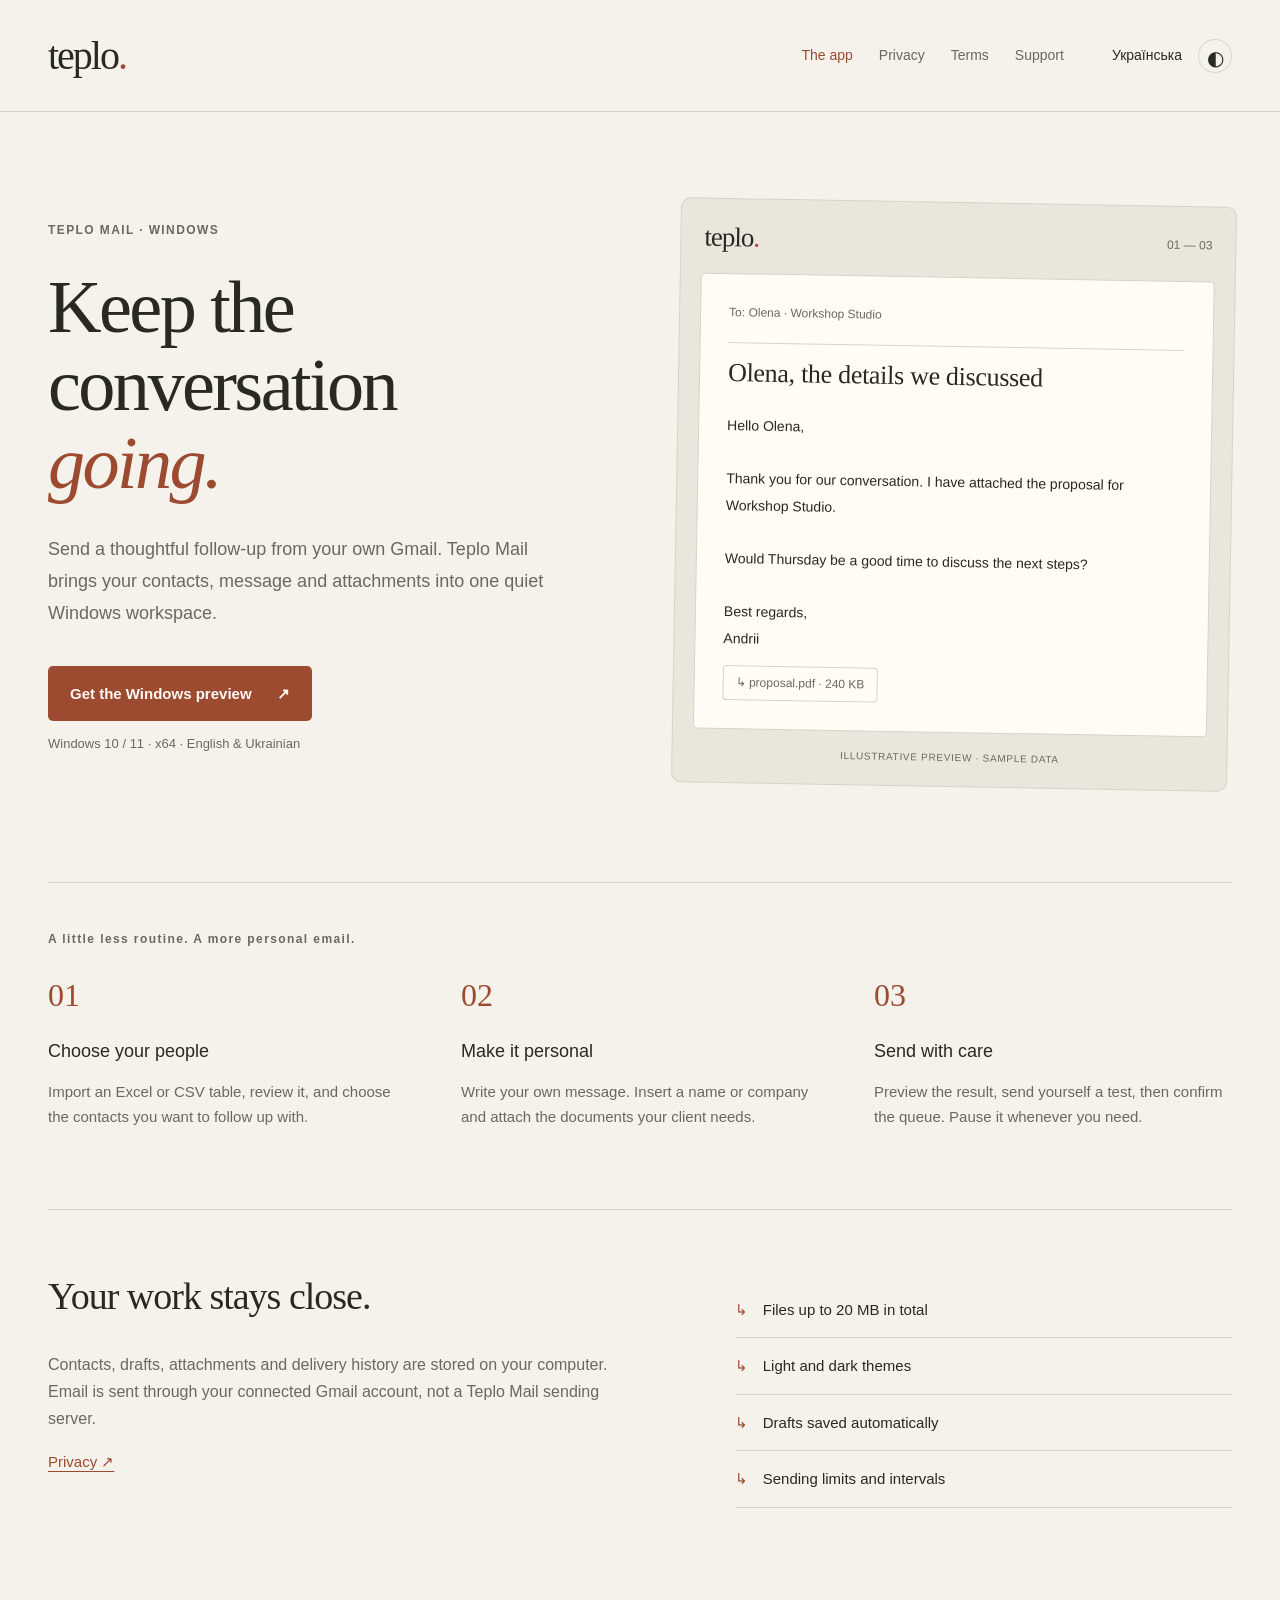
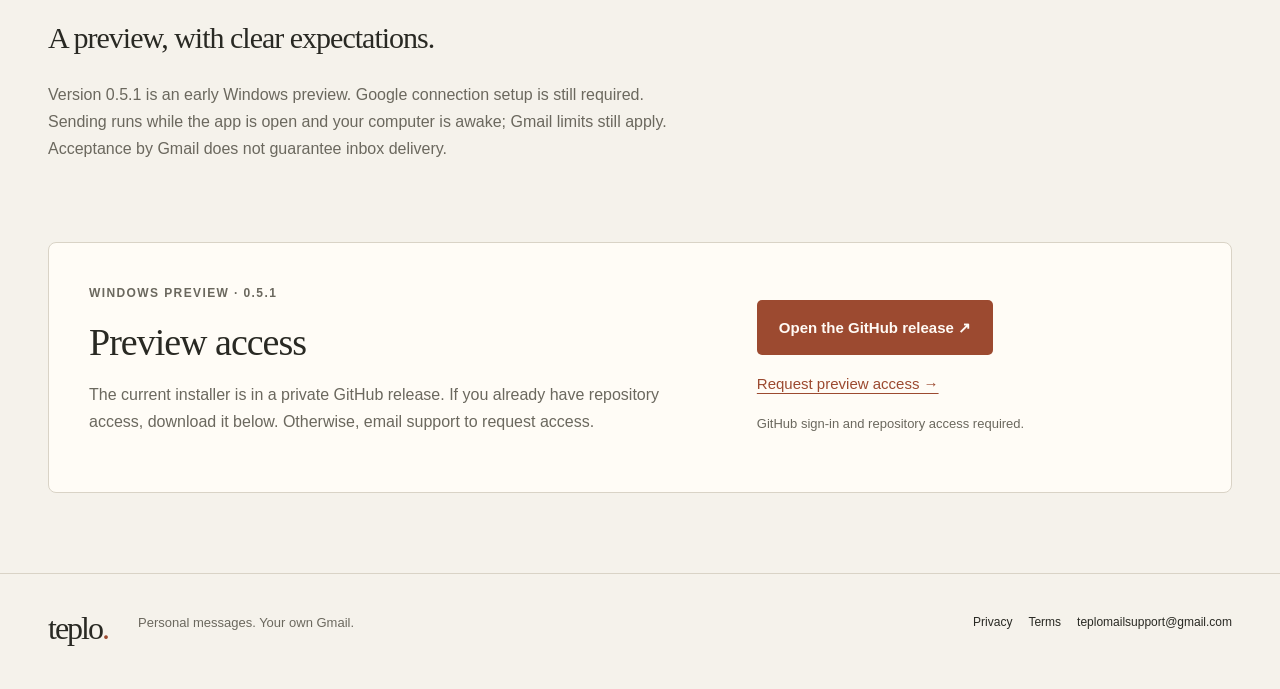
<file: index.html>
<!doctype html><html lang="en"><head><meta charset="utf-8"><meta name="viewport" content="width=device-width,initial-scale=1"><title>Teplo Mail — Personal email for Windows</title><meta name="description" content="Send a thoughtful follow-up from your own Gmail. Teplo Mail brings your contacts, message and attachments into one quiet Windows workspace."><meta name="color-scheme" content="light dark"><link rel="icon" href="favicon.svg" type="image/svg+xml"><link rel="stylesheet" href="style.css"><script src="theme.js" defer></script><link rel="canonical" href="https://t0rvu.github.io/"><link rel="alternate" hreflang="en" href="https://t0rvu.github.io/"><link rel="alternate" hreflang="uk" href="https://t0rvu.github.io/uk/"></head><body><a class="skip" href="#main">Skip to content</a><header><a class="brand" href="index.html" aria-label="Teplo Mail">teplo<span>.</span></a><nav aria-label="Main navigation"><a href="index.html" aria-current="page">The app</a><a href="privacy/index.html">Privacy</a><a href="terms/index.html">Terms</a><a href="contact/index.html">Support</a></nav><div class="controls"><a href="uk/index.html" lang="uk" hreflang="uk">Українська</a><button id="theme" aria-label="Change colour theme" title="Change colour theme">◐</button></div></header><main id="main"><section class="hero"><div class="hero-copy"><p class="eyebrow">TEPLO MAIL · WINDOWS</p><h1>Keep the conversation<br><em>going.</em></h1><p class="lead">Send a thoughtful follow-up from your own Gmail. Teplo Mail brings your contacts, message and attachments into one quiet Windows workspace.</p><a class="button" href="#download">Get the Windows preview <span aria-hidden="true">↗</span></a><p class="small">Windows 10 / 11 · x64 · English & Ukrainian</p></div><div class="demo"><div class="demo-top"><span class="demo-logo">teplo<span>.</span></span><span>01 — 03</span></div><div class="letter"><p class="to">To: Olena · Workshop Studio</p><h2>Olena, the details we discussed</h2><p class="letter-body">Hello Olena,

Thank you for our conversation. I have attached the proposal for Workshop Studio.

Would Thursday be a good time to discuss the next steps?

Best regards,
Andrii</p><span class="attachment">↳ proposal.pdf · 240 KB</span></div><p class="caption">ILLUSTRATIVE PREVIEW · SAMPLE DATA</p></div></section><section class="method"><p class="eyebrow">A little less routine. A more personal email.</p><div class="steps"><article><span class="number">01</span><h3>Choose your people</h3><p>Import an Excel or CSV table, review it, and choose the contacts you want to follow up with.</p></article><article><span class="number">02</span><h3>Make it personal</h3><p>Write your own message. Insert a name or company and attach the documents your client needs.</p></article><article><span class="number">03</span><h3>Send with care</h3><p>Preview the result, send yourself a test, then confirm the queue. Pause it whenever you need.</p></article></div></section><section class="local"><div><h2>Your work stays close.</h2><p>Contacts, drafts, attachments and delivery history are stored on your computer. Email is sent through your connected Gmail account, not a Teplo Mail sending server.</p><a class="text-link" href="privacy/index.html">Privacy ↗</a></div><ul><li>Files up to 20 MB in total</li><li>Light and dark themes</li><li>Drafts saved automatically</li><li>Sending limits and intervals</li></ul></section><section class="expect"><h2>A preview, with clear expectations.</h2><p>Version 0.5.1 is an early Windows preview. Google connection setup is still required. Sending runs while the app is open and your computer is awake; Gmail limits still apply. Acceptance by Gmail does not guarantee inbox delivery.</p></section><section id="download" class="download"><div><p class="eyebrow">WINDOWS PREVIEW · 0.5.1</p><h2>Preview access</h2><p>The current installer is in a private GitHub release. If you already have repository access, download it below. Otherwise, email support to request access.</p></div><div class="download-actions"><a class="button" href="https://github.com/t0rvu/TeploMail/releases/tag/v0.5.1-preview.44060851211">Open the GitHub release ↗</a><a class="text-link" href="mailto:teplomailsupport@gmail.com?subject=Teplo%20Mail%20preview%20access">Request preview access →</a><p class="small">GitHub sign-in and repository access required.</p></div></section></main><footer><a class="brand" href="index.html">teplo<span>.</span></a><p>Personal messages. Your own Gmail.</p><div><a href="privacy/index.html">Privacy</a><a href="terms/index.html">Terms</a><a href="mailto:teplomailsupport@gmail.com">teplomailsupport@gmail.com</a></div></footer></body></html>
</file>
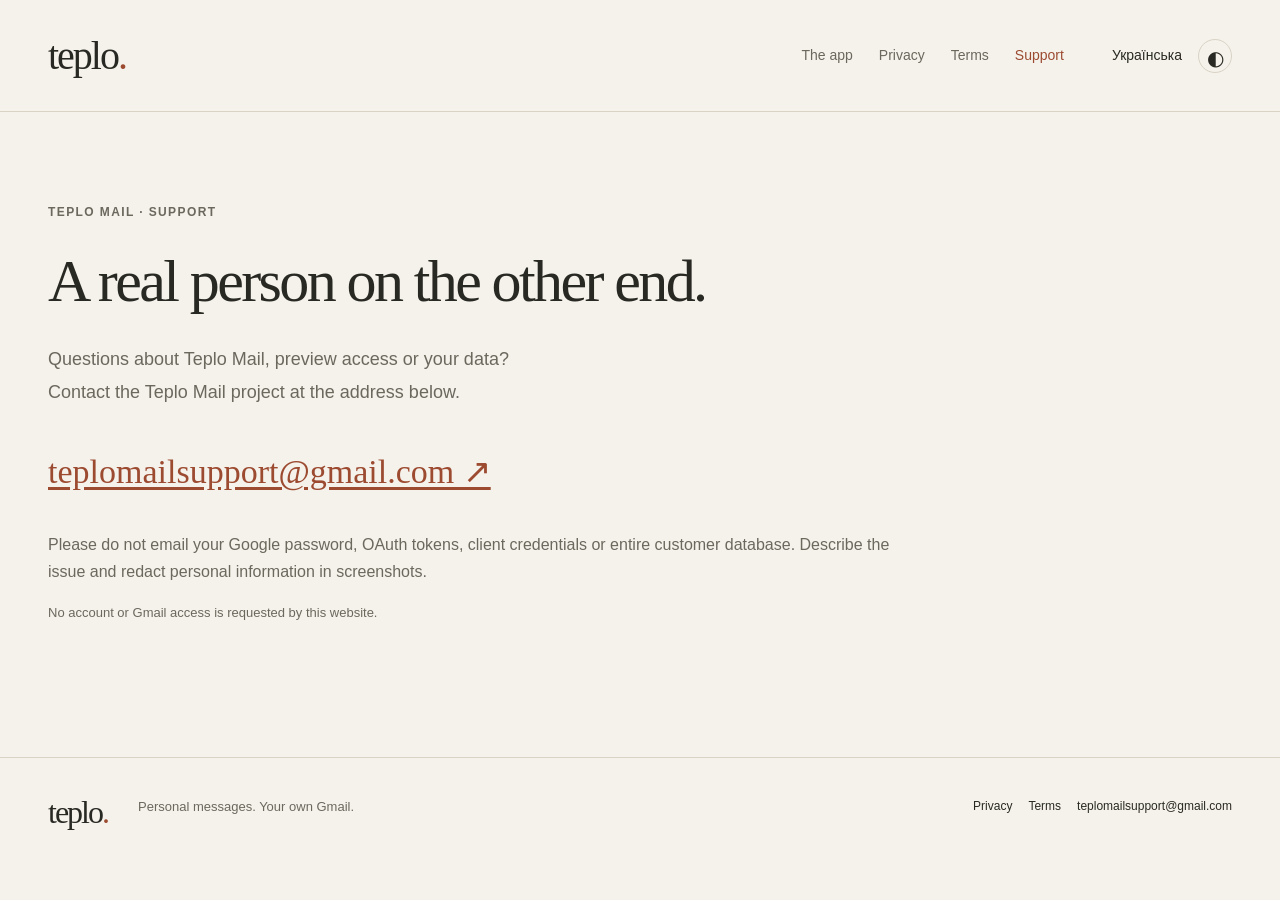
<file: contact/index.html>
<!doctype html><html lang="en"><head><meta charset="utf-8"><meta name="viewport" content="width=device-width,initial-scale=1"><title>A real person on the other end.</title><meta name="description" content="Send a thoughtful follow-up from your own Gmail. Teplo Mail brings your contacts, message and attachments into one quiet Windows workspace."><meta name="color-scheme" content="light dark"><link rel="icon" href="../favicon.svg" type="image/svg+xml"><link rel="stylesheet" href="../style.css"><script src="../theme.js" defer></script><link rel="canonical" href="https://t0rvu.github.io/contact/"><link rel="alternate" hreflang="en" href="https://t0rvu.github.io/contact/"><link rel="alternate" hreflang="uk" href="https://t0rvu.github.io/uk/contact/"></head><body><a class="skip" href="#main">Skip to content</a><header><a class="brand" href="../index.html" aria-label="Teplo Mail">teplo<span>.</span></a><nav aria-label="Main navigation"><a href="../index.html">The app</a><a href="../privacy/index.html">Privacy</a><a href="../terms/index.html">Terms</a><a href="index.html" aria-current="page">Support</a></nav><div class="controls"><a href="../uk/contact/index.html" lang="uk" hreflang="uk">Українська</a><button id="theme" aria-label="Change colour theme" title="Change colour theme">◐</button></div></header><main id="main"><section class="contact"><p class="eyebrow">TEPLO MAIL · SUPPORT</p><h1>A real person on the other end.</h1><p class="lead">Questions about Teplo Mail, preview access or your data? Contact the Teplo Mail project at the address below.</p><a class="email" href="mailto:teplomailsupport@gmail.com">teplomailsupport@gmail.com ↗</a><p>Please do not email your Google password, OAuth tokens, client credentials or entire customer database. Describe the issue and redact personal information in screenshots.</p><p class="small">No account or Gmail access is requested by this website.</p></section></main><footer><a class="brand" href="../index.html">teplo<span>.</span></a><p>Personal messages. Your own Gmail.</p><div><a href="../privacy/index.html">Privacy</a><a href="../terms/index.html">Terms</a><a href="mailto:teplomailsupport@gmail.com">teplomailsupport@gmail.com</a></div></footer></body></html>
</file>
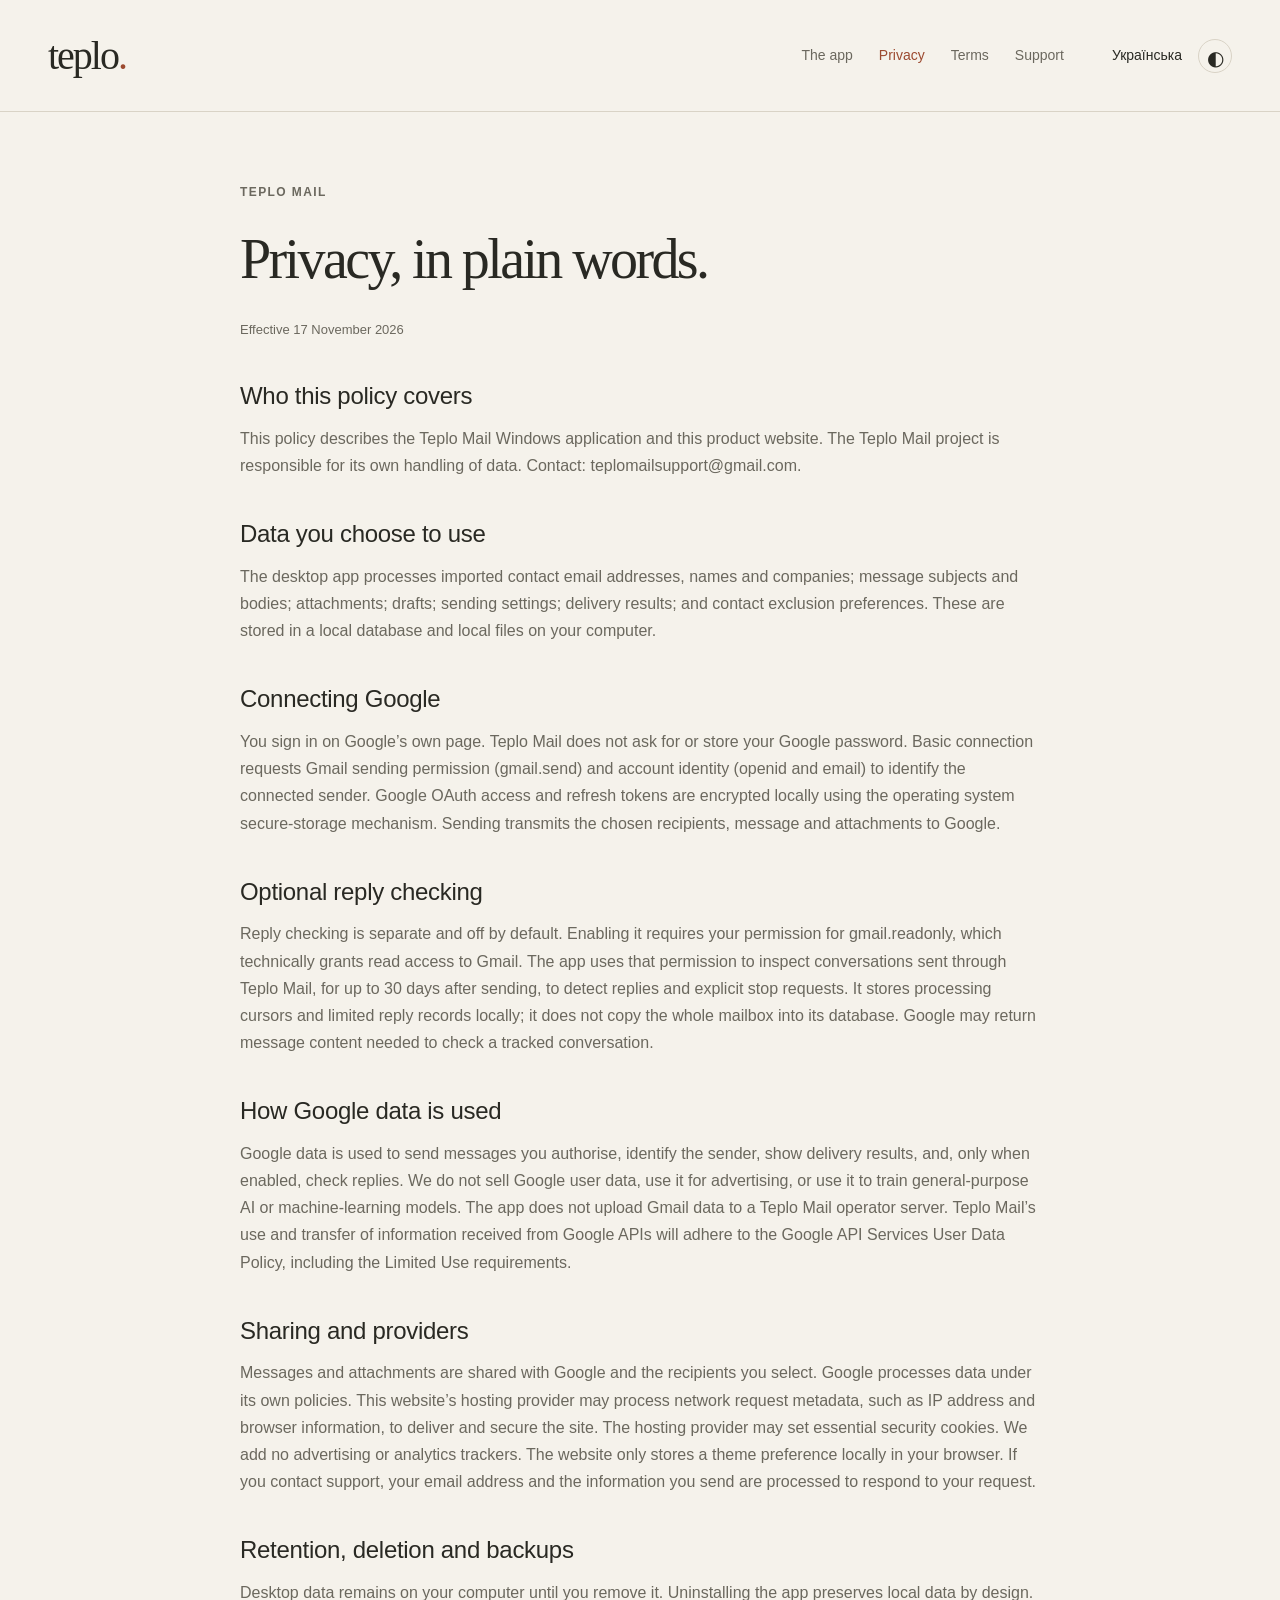
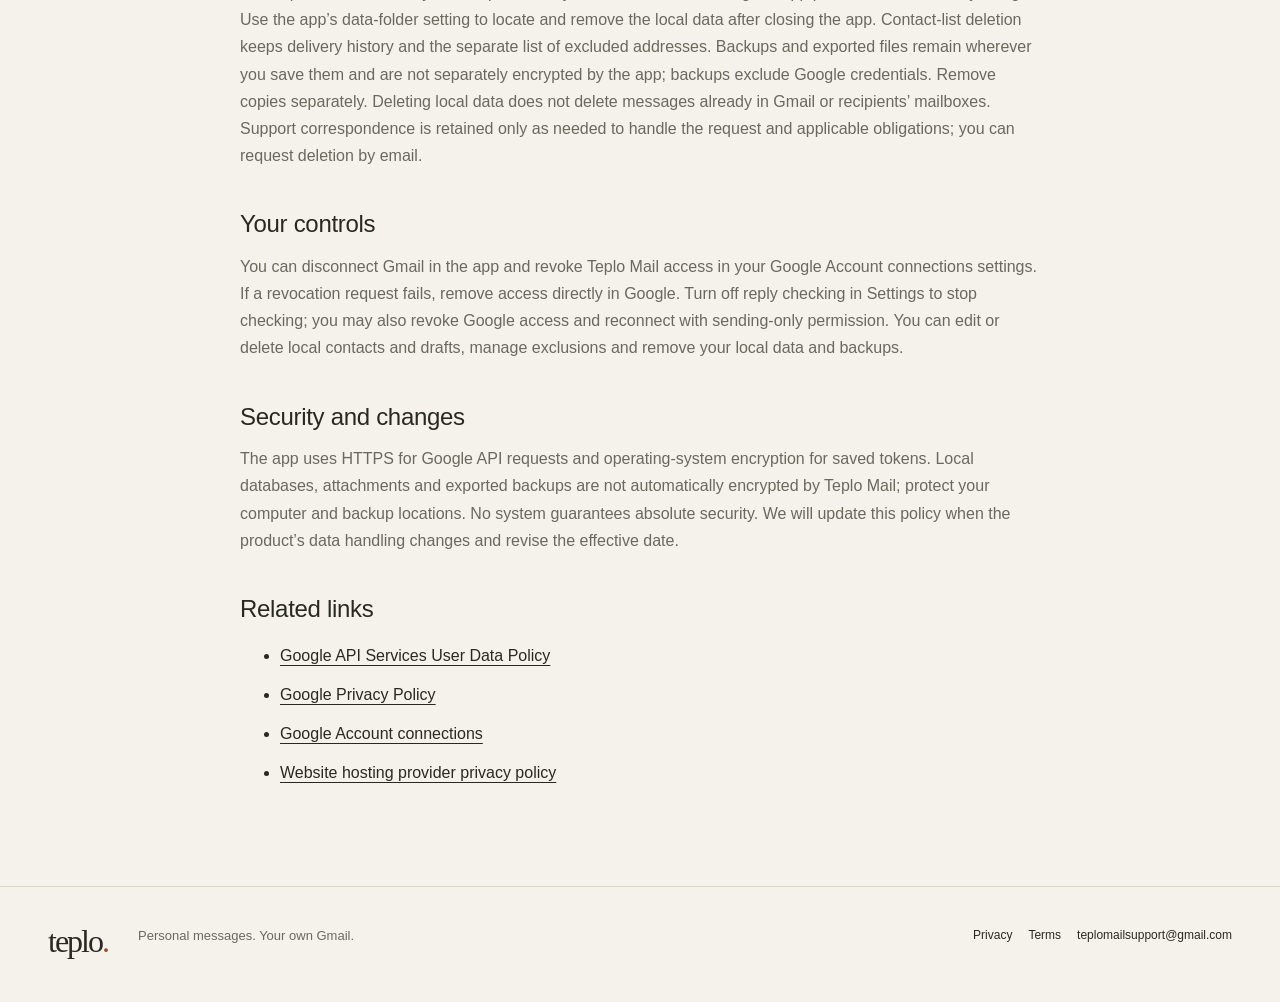
<file: privacy/index.html>
<!doctype html><html lang="en"><head><meta charset="utf-8"><meta name="viewport" content="width=device-width,initial-scale=1"><title>Privacy, in plain words.</title><meta name="description" content="Send a thoughtful follow-up from your own Gmail. Teplo Mail brings your contacts, message and attachments into one quiet Windows workspace."><meta name="color-scheme" content="light dark"><link rel="icon" href="../favicon.svg" type="image/svg+xml"><link rel="stylesheet" href="../style.css"><script src="../theme.js" defer></script><link rel="canonical" href="https://t0rvu.github.io/privacy/"><link rel="alternate" hreflang="en" href="https://t0rvu.github.io/privacy/"><link rel="alternate" hreflang="uk" href="https://t0rvu.github.io/uk/privacy/"></head><body><a class="skip" href="#main">Skip to content</a><header><a class="brand" href="../index.html" aria-label="Teplo Mail">teplo<span>.</span></a><nav aria-label="Main navigation"><a href="../index.html">The app</a><a href="index.html" aria-current="page">Privacy</a><a href="../terms/index.html">Terms</a><a href="../contact/index.html">Support</a></nav><div class="controls"><a href="../uk/privacy/index.html" lang="uk" hreflang="uk">Українська</a><button id="theme" aria-label="Change colour theme" title="Change colour theme">◐</button></div></header><main id="main"><article class="legal"><p class="eyebrow">TEPLO MAIL</p><h1>Privacy, in plain words.</h1><p class="small">Effective 17 November 2026</p><section><h2>Who this policy covers</h2><p>This policy describes the Teplo Mail Windows application and this product website. The Teplo Mail project is responsible for its own handling of data. Contact: teplomailsupport@gmail.com.</p></section><section><h2>Data you choose to use</h2><p>The desktop app processes imported contact email addresses, names and companies; message subjects and bodies; attachments; drafts; sending settings; delivery results; and contact exclusion preferences. These are stored in a local database and local files on your computer.</p></section><section><h2>Connecting Google</h2><p>You sign in on Google’s own page. Teplo Mail does not ask for or store your Google password. Basic connection requests Gmail sending permission (gmail.send) and account identity (openid and email) to identify the connected sender. Google OAuth access and refresh tokens are encrypted locally using the operating system secure-storage mechanism. Sending transmits the chosen recipients, message and attachments to Google.</p></section><section><h2>Optional reply checking</h2><p>Reply checking is separate and off by default. Enabling it requires your permission for gmail.readonly, which technically grants read access to Gmail. The app uses that permission to inspect conversations sent through Teplo Mail, for up to 30 days after sending, to detect replies and explicit stop requests. It stores processing cursors and limited reply records locally; it does not copy the whole mailbox into its database. Google may return message content needed to check a tracked conversation.</p></section><section><h2>How Google data is used</h2><p>Google data is used to send messages you authorise, identify the sender, show delivery results, and, only when enabled, check replies. We do not sell Google user data, use it for advertising, or use it to train general-purpose AI or machine-learning models. The app does not upload Gmail data to a Teplo Mail operator server. Teplo Mail’s use and transfer of information received from Google APIs will adhere to the Google API Services User Data Policy, including the Limited Use requirements.</p></section><section><h2>Sharing and providers</h2><p>Messages and attachments are shared with Google and the recipients you select. Google processes data under its own policies. This website’s hosting provider may process network request metadata, such as IP address and browser information, to deliver and secure the site. The hosting provider may set essential security cookies. We add no advertising or analytics trackers. The website only stores a theme preference locally in your browser. If you contact support, your email address and the information you send are processed to respond to your request.</p></section><section><h2>Retention, deletion and backups</h2><p>Desktop data remains on your computer until you remove it. Uninstalling the app preserves local data by design. Use the app’s data-folder setting to locate and remove the local data after closing the app. Contact-list deletion keeps delivery history and the separate list of excluded addresses. Backups and exported files remain wherever you save them and are not separately encrypted by the app; backups exclude Google credentials. Remove copies separately. Deleting local data does not delete messages already in Gmail or recipients’ mailboxes. Support correspondence is retained only as needed to handle the request and applicable obligations; you can request deletion by email.</p></section><section><h2>Your controls</h2><p>You can disconnect Gmail in the app and revoke Teplo Mail access in your Google Account connections settings. If a revocation request fails, remove access directly in Google. Turn off reply checking in Settings to stop checking; you may also revoke Google access and reconnect with sending-only permission. You can edit or delete local contacts and drafts, manage exclusions and remove your local data and backups.</p></section><section><h2>Security and changes</h2><p>The app uses HTTPS for Google API requests and operating-system encryption for saved tokens. Local databases, attachments and exported backups are not automatically encrypted by Teplo Mail; protect your computer and backup locations. No system guarantees absolute security. We will update this policy when the product’s data handling changes and revise the effective date.</p></section><section><h2>Related links</h2><ul><li><a href="https://developers.google.com/terms/api-services-user-data-policy">Google API Services User Data Policy</a></li><li><a href="https://policies.google.com/privacy">Google Privacy Policy</a></li><li><a href="https://myaccount.google.com/connections">Google Account connections</a></li><li><a href="https://docs.github.com/en/site-policy/privacy-policies/github-general-privacy-statement">Website hosting provider privacy policy</a></li></ul></section></article></main><footer><a class="brand" href="../index.html">teplo<span>.</span></a><p>Personal messages. Your own Gmail.</p><div><a href="index.html">Privacy</a><a href="../terms/index.html">Terms</a><a href="mailto:teplomailsupport@gmail.com">teplomailsupport@gmail.com</a></div></footer></body></html>
</file>
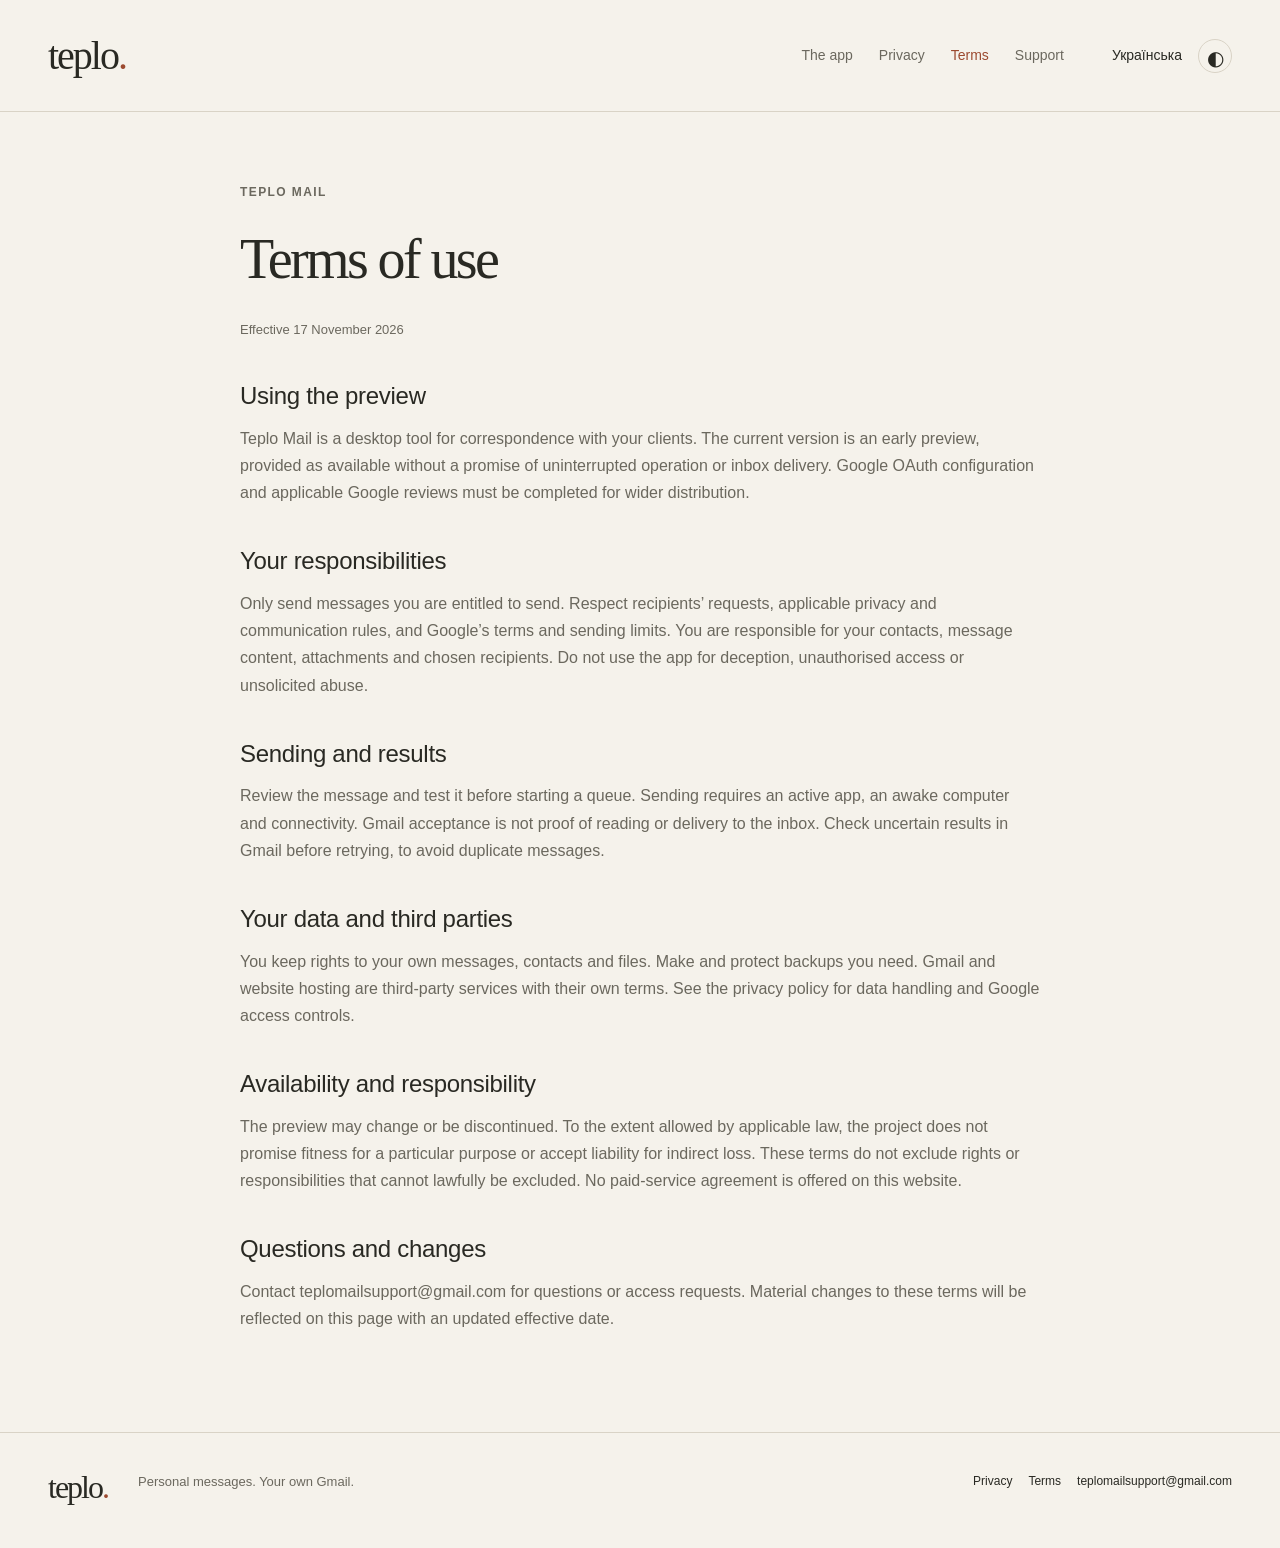
<file: terms/index.html>
<!doctype html><html lang="en"><head><meta charset="utf-8"><meta name="viewport" content="width=device-width,initial-scale=1"><title>Terms of use</title><meta name="description" content="Send a thoughtful follow-up from your own Gmail. Teplo Mail brings your contacts, message and attachments into one quiet Windows workspace."><meta name="color-scheme" content="light dark"><link rel="icon" href="../favicon.svg" type="image/svg+xml"><link rel="stylesheet" href="../style.css"><script src="../theme.js" defer></script><link rel="canonical" href="https://t0rvu.github.io/terms/"><link rel="alternate" hreflang="en" href="https://t0rvu.github.io/terms/"><link rel="alternate" hreflang="uk" href="https://t0rvu.github.io/uk/terms/"></head><body><a class="skip" href="#main">Skip to content</a><header><a class="brand" href="../index.html" aria-label="Teplo Mail">teplo<span>.</span></a><nav aria-label="Main navigation"><a href="../index.html">The app</a><a href="../privacy/index.html">Privacy</a><a href="index.html" aria-current="page">Terms</a><a href="../contact/index.html">Support</a></nav><div class="controls"><a href="../uk/terms/index.html" lang="uk" hreflang="uk">Українська</a><button id="theme" aria-label="Change colour theme" title="Change colour theme">◐</button></div></header><main id="main"><article class="legal"><p class="eyebrow">TEPLO MAIL</p><h1>Terms of use</h1><p class="small">Effective 17 November 2026</p><section><h2>Using the preview</h2><p>Teplo Mail is a desktop tool for correspondence with your clients. The current version is an early preview, provided as available without a promise of uninterrupted operation or inbox delivery. Google OAuth configuration and applicable Google reviews must be completed for wider distribution.</p></section><section><h2>Your responsibilities</h2><p>Only send messages you are entitled to send. Respect recipients’ requests, applicable privacy and communication rules, and Google’s terms and sending limits. You are responsible for your contacts, message content, attachments and chosen recipients. Do not use the app for deception, unauthorised access or unsolicited abuse.</p></section><section><h2>Sending and results</h2><p>Review the message and test it before starting a queue. Sending requires an active app, an awake computer and connectivity. Gmail acceptance is not proof of reading or delivery to the inbox. Check uncertain results in Gmail before retrying, to avoid duplicate messages.</p></section><section><h2>Your data and third parties</h2><p>You keep rights to your own messages, contacts and files. Make and protect backups you need. Gmail and website hosting are third-party services with their own terms. See the privacy policy for data handling and Google access controls.</p></section><section><h2>Availability and responsibility</h2><p>The preview may change or be discontinued. To the extent allowed by applicable law, the project does not promise fitness for a particular purpose or accept liability for indirect loss. These terms do not exclude rights or responsibilities that cannot lawfully be excluded. No paid-service agreement is offered on this website.</p></section><section><h2>Questions and changes</h2><p>Contact teplomailsupport@gmail.com for questions or access requests. Material changes to these terms will be reflected on this page with an updated effective date.</p></section></article></main><footer><a class="brand" href="../index.html">teplo<span>.</span></a><p>Personal messages. Your own Gmail.</p><div><a href="../privacy/index.html">Privacy</a><a href="index.html">Terms</a><a href="mailto:teplomailsupport@gmail.com">teplomailsupport@gmail.com</a></div></footer></body></html>
</file>
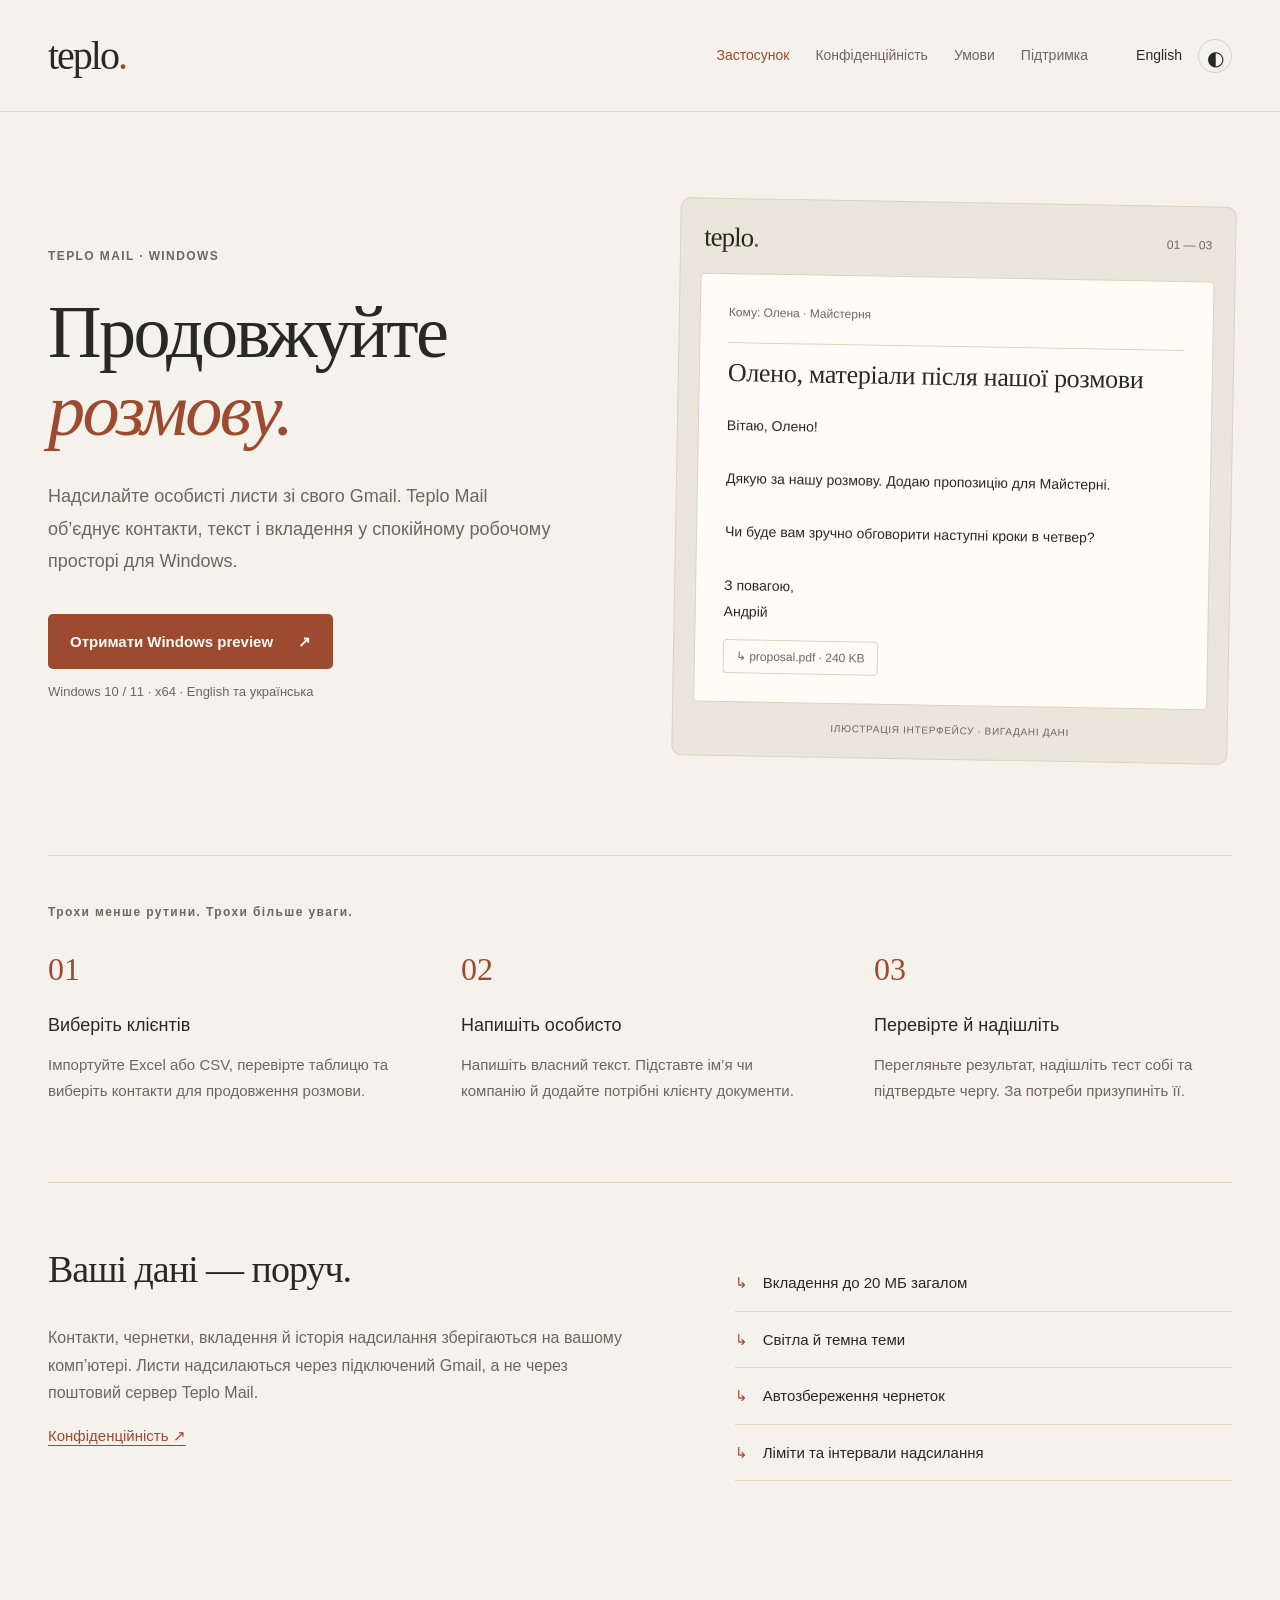
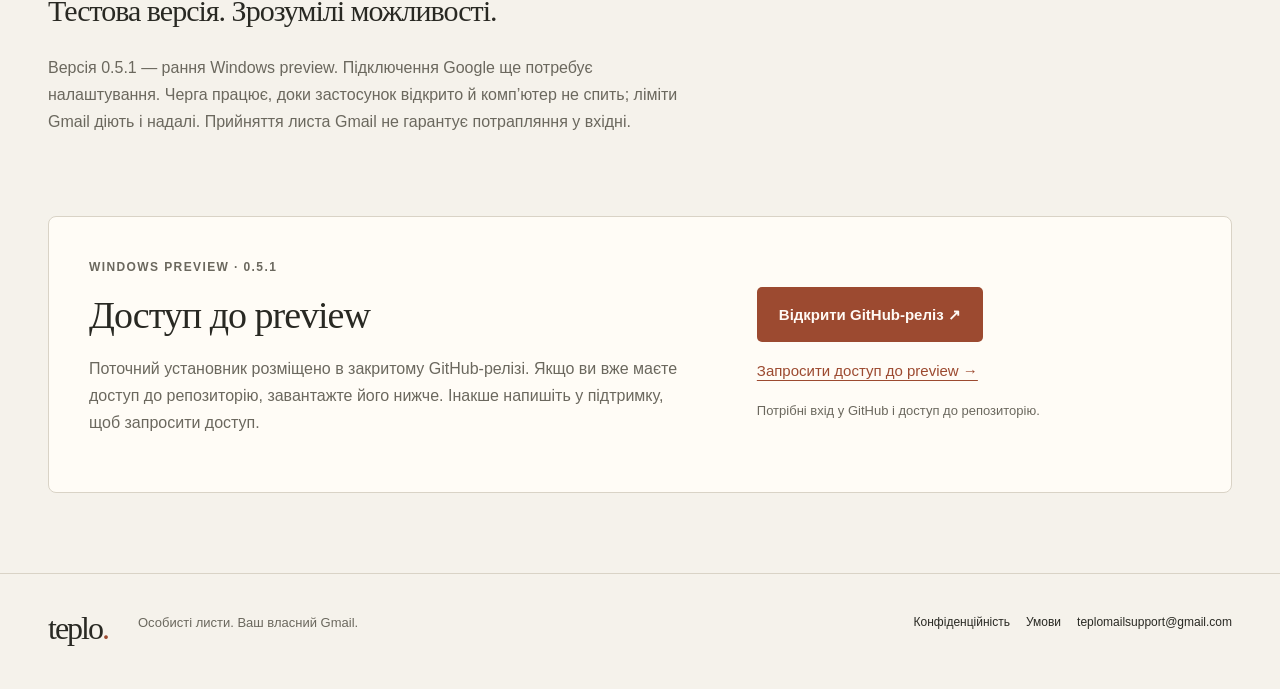
<file: uk/index.html>
<!doctype html><html lang="uk"><head><meta charset="utf-8"><meta name="viewport" content="width=device-width,initial-scale=1"><title>Teplo Mail — Особисті листи для Windows</title><meta name="description" content="Надсилайте особисті листи зі свого Gmail. Teplo Mail об’єднує контакти, текст і вкладення у спокійному робочому просторі для Windows."><meta name="color-scheme" content="light dark"><link rel="icon" href="../favicon.svg" type="image/svg+xml"><link rel="stylesheet" href="../style.css"><script src="../theme.js" defer></script><link rel="canonical" href="https://t0rvu.github.io/uk/"><link rel="alternate" hreflang="en" href="https://t0rvu.github.io/"><link rel="alternate" hreflang="uk" href="https://t0rvu.github.io/uk/"></head><body><a class="skip" href="#main">До вмісту</a><header><a class="brand" href="index.html" aria-label="Teplo Mail">teplo<span>.</span></a><nav aria-label="Головне меню"><a href="index.html" aria-current="page">Застосунок</a><a href="privacy/index.html">Конфіденційність</a><a href="terms/index.html">Умови</a><a href="contact/index.html">Підтримка</a></nav><div class="controls"><a href="../index.html" lang="en" hreflang="en">English</a><button id="theme" aria-label="Змінити тему оформлення" title="Змінити тему оформлення">◐</button></div></header><main id="main"><section class="hero"><div class="hero-copy"><p class="eyebrow">TEPLO MAIL · WINDOWS</p><h1>Продовжуйте<br><em>розмову.</em></h1><p class="lead">Надсилайте особисті листи зі свого Gmail. Teplo Mail об’єднує контакти, текст і вкладення у спокійному робочому просторі для Windows.</p><a class="button" href="#download">Отримати Windows preview <span aria-hidden="true">↗</span></a><p class="small">Windows 10 / 11 · x64 · English та українська</p></div><div class="demo"><div class="demo-top"><span class="demo-logo">teplo<span>.</span></span><span>01 — 03</span></div><div class="letter"><p class="to">Кому: Олена · Майстерня</p><h2>Олено, матеріали після нашої розмови</h2><p class="letter-body">Вітаю, Олено!

Дякую за нашу розмову. Додаю пропозицію для Майстерні.

Чи буде вам зручно обговорити наступні кроки в четвер?

З повагою,
Андрій</p><span class="attachment">↳ proposal.pdf · 240 KB</span></div><p class="caption">ІЛЮСТРАЦІЯ ІНТЕРФЕЙСУ · ВИГАДАНІ ДАНІ</p></div></section><section class="method"><p class="eyebrow">Трохи менше рутини. Трохи більше уваги.</p><div class="steps"><article><span class="number">01</span><h3>Виберіть клієнтів</h3><p>Імпортуйте Excel або CSV, перевірте таблицю та виберіть контакти для продовження розмови.</p></article><article><span class="number">02</span><h3>Напишіть особисто</h3><p>Напишіть власний текст. Підставте ім’я чи компанію й додайте потрібні клієнту документи.</p></article><article><span class="number">03</span><h3>Перевірте й надішліть</h3><p>Перегляньте результат, надішліть тест собі та підтвердьте чергу. За потреби призупиніть її.</p></article></div></section><section class="local"><div><h2>Ваші дані — поруч.</h2><p>Контакти, чернетки, вкладення й історія надсилання зберігаються на вашому комп’ютері. Листи надсилаються через підключений Gmail, а не через поштовий сервер Teplo Mail.</p><a class="text-link" href="privacy/index.html">Конфіденційність ↗</a></div><ul><li>Вкладення до 20 МБ загалом</li><li>Світла й темна теми</li><li>Автозбереження чернеток</li><li>Ліміти та інтервали надсилання</li></ul></section><section class="expect"><h2>Тестова версія. Зрозумілі можливості.</h2><p>Версія 0.5.1 — рання Windows preview. Підключення Google ще потребує налаштування. Черга працює, доки застосунок відкрито й комп’ютер не спить; ліміти Gmail діють і надалі. Прийняття листа Gmail не гарантує потрапляння у вхідні.</p></section><section id="download" class="download"><div><p class="eyebrow">WINDOWS PREVIEW · 0.5.1</p><h2>Доступ до preview</h2><p>Поточний установник розміщено в закритому GitHub-релізі. Якщо ви вже маєте доступ до репозиторію, завантажте його нижче. Інакше напишіть у підтримку, щоб запросити доступ.</p></div><div class="download-actions"><a class="button" href="https://github.com/t0rvu/TeploMail/releases/tag/v0.5.1-preview.44060851211">Відкрити GitHub-реліз ↗</a><a class="text-link" href="mailto:teplomailsupport@gmail.com?subject=Teplo%20Mail%20preview%20access">Запросити доступ до preview →</a><p class="small">Потрібні вхід у GitHub і доступ до репозиторію.</p></div></section></main><footer><a class="brand" href="index.html">teplo<span>.</span></a><p>Особисті листи. Ваш власний Gmail.</p><div><a href="privacy/index.html">Конфіденційність</a><a href="terms/index.html">Умови</a><a href="mailto:teplomailsupport@gmail.com">teplomailsupport@gmail.com</a></div></footer></body></html>
</file>
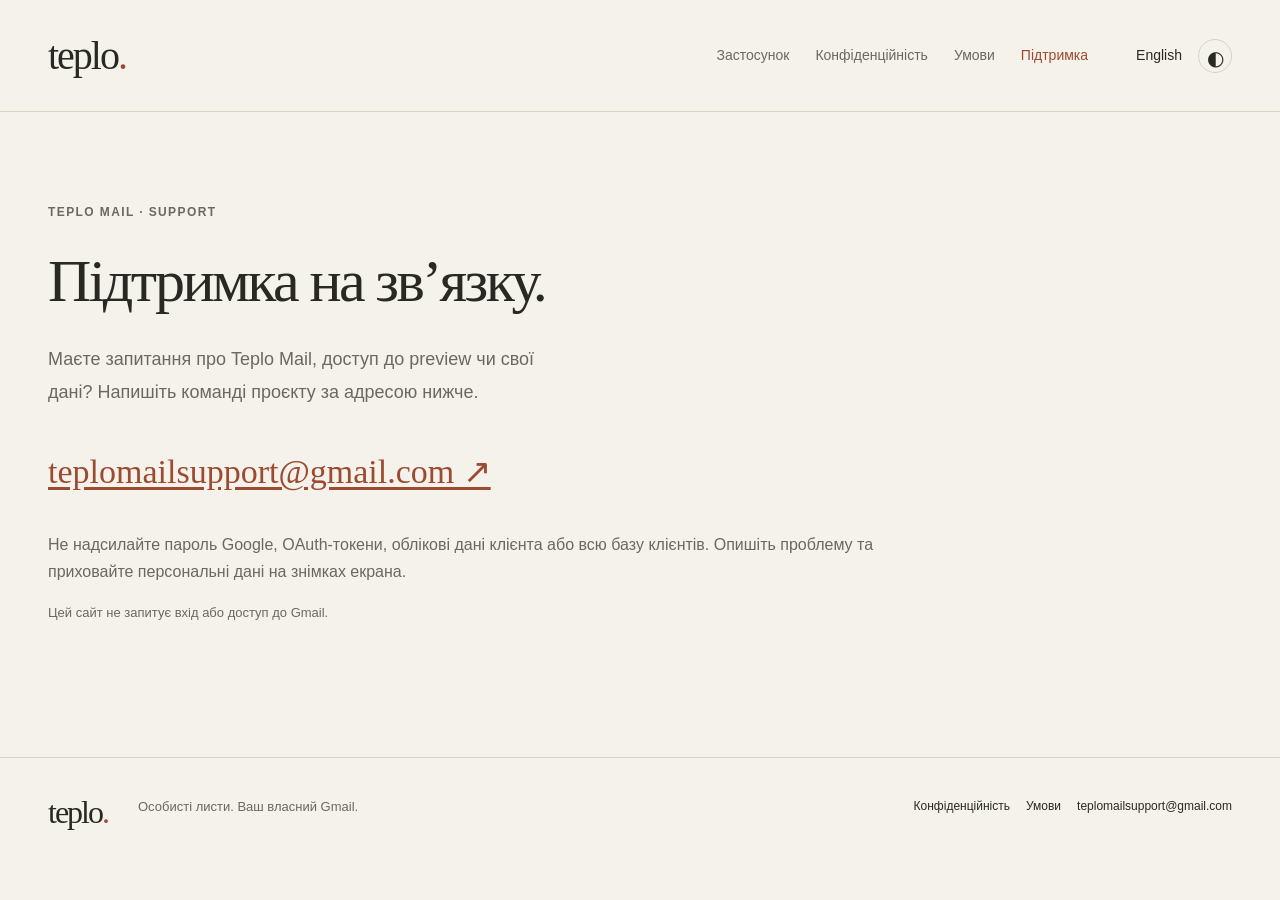
<file: uk/contact/index.html>
<!doctype html><html lang="uk"><head><meta charset="utf-8"><meta name="viewport" content="width=device-width,initial-scale=1"><title>Підтримка на зв’язку.</title><meta name="description" content="Надсилайте особисті листи зі свого Gmail. Teplo Mail об’єднує контакти, текст і вкладення у спокійному робочому просторі для Windows."><meta name="color-scheme" content="light dark"><link rel="icon" href="../../favicon.svg" type="image/svg+xml"><link rel="stylesheet" href="../../style.css"><script src="../../theme.js" defer></script><link rel="canonical" href="https://t0rvu.github.io/uk/contact/"><link rel="alternate" hreflang="en" href="https://t0rvu.github.io/contact/"><link rel="alternate" hreflang="uk" href="https://t0rvu.github.io/uk/contact/"></head><body><a class="skip" href="#main">До вмісту</a><header><a class="brand" href="../index.html" aria-label="Teplo Mail">teplo<span>.</span></a><nav aria-label="Головне меню"><a href="../index.html">Застосунок</a><a href="../privacy/index.html">Конфіденційність</a><a href="../terms/index.html">Умови</a><a href="index.html" aria-current="page">Підтримка</a></nav><div class="controls"><a href="../../contact/index.html" lang="en" hreflang="en">English</a><button id="theme" aria-label="Змінити тему оформлення" title="Змінити тему оформлення">◐</button></div></header><main id="main"><section class="contact"><p class="eyebrow">TEPLO MAIL · SUPPORT</p><h1>Підтримка на зв’язку.</h1><p class="lead">Маєте запитання про Teplo Mail, доступ до preview чи свої дані? Напишіть команді проєкту за адресою нижче.</p><a class="email" href="mailto:teplomailsupport@gmail.com">teplomailsupport@gmail.com ↗</a><p>Не надсилайте пароль Google, OAuth-токени, облікові дані клієнта або всю базу клієнтів. Опишіть проблему та приховайте персональні дані на знімках екрана.</p><p class="small">Цей сайт не запитує вхід або доступ до Gmail.</p></section></main><footer><a class="brand" href="../index.html">teplo<span>.</span></a><p>Особисті листи. Ваш власний Gmail.</p><div><a href="../privacy/index.html">Конфіденційність</a><a href="../terms/index.html">Умови</a><a href="mailto:teplomailsupport@gmail.com">teplomailsupport@gmail.com</a></div></footer></body></html>
</file>
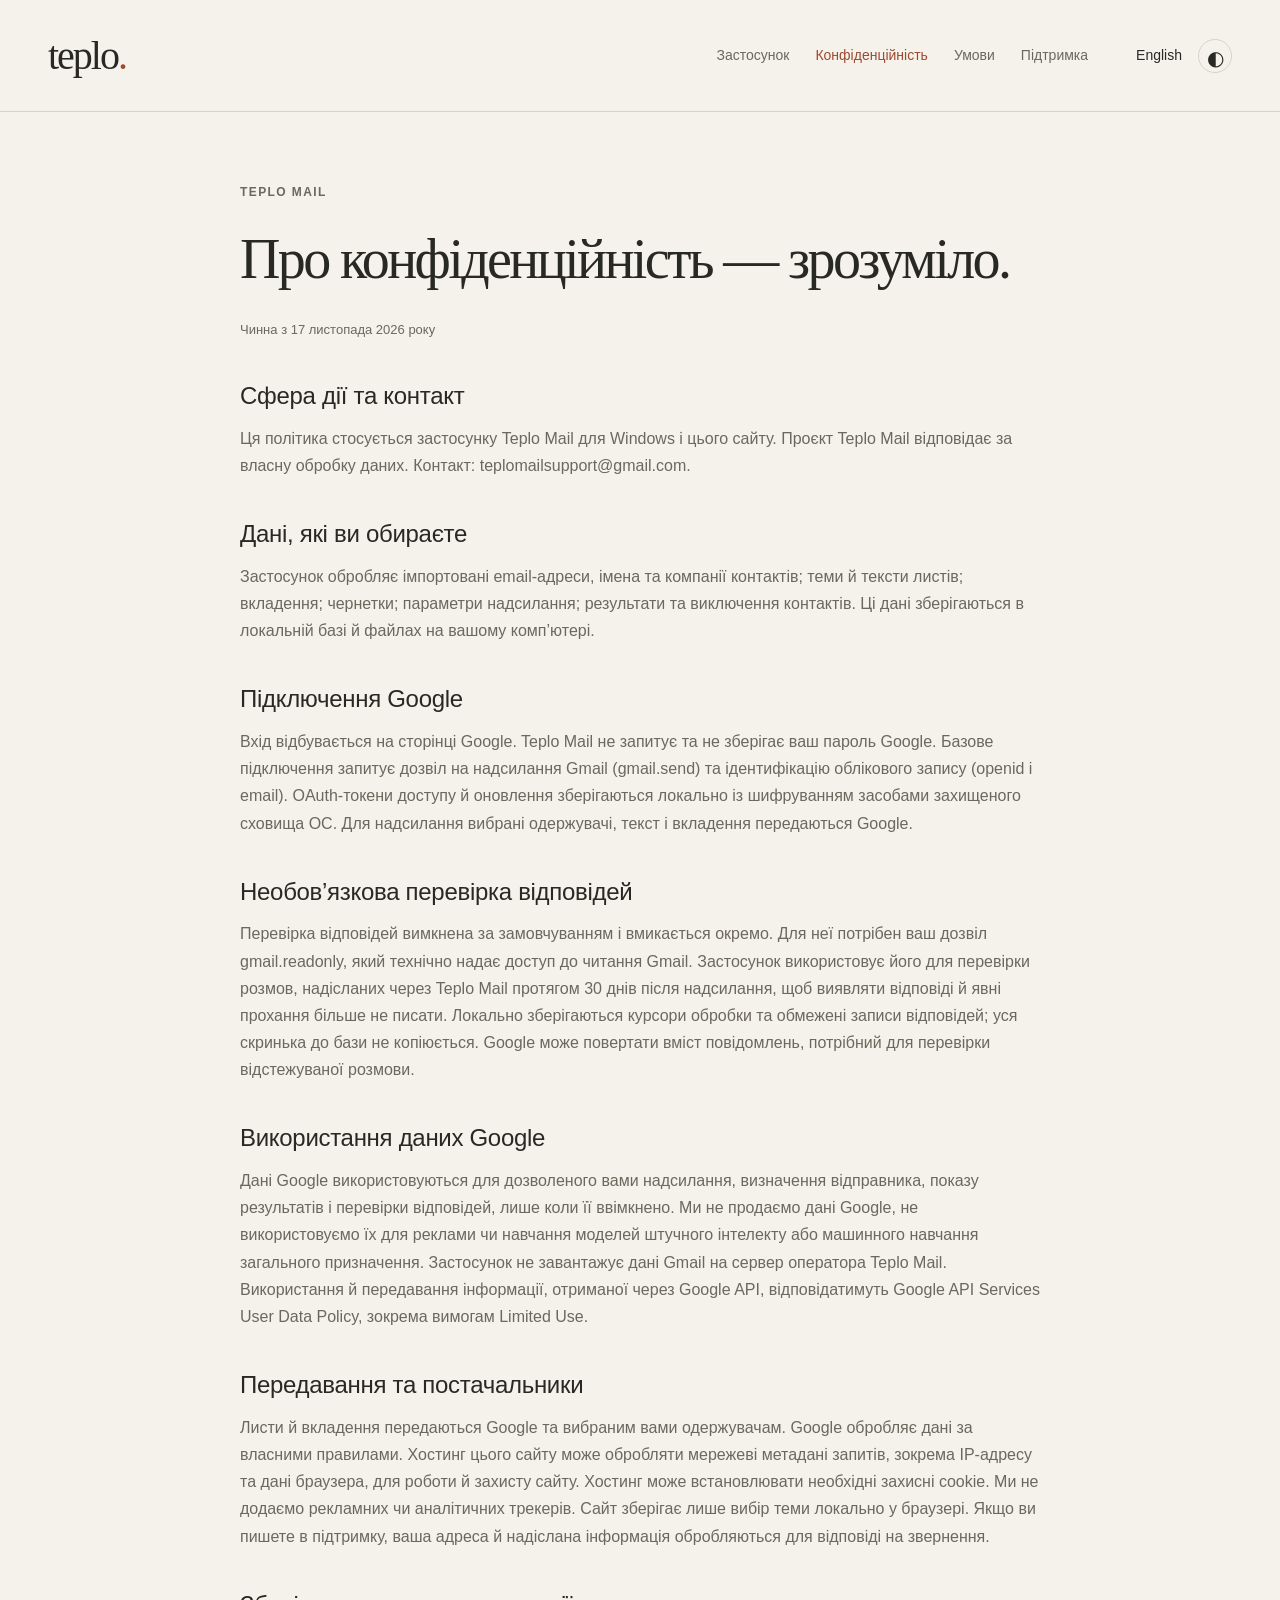
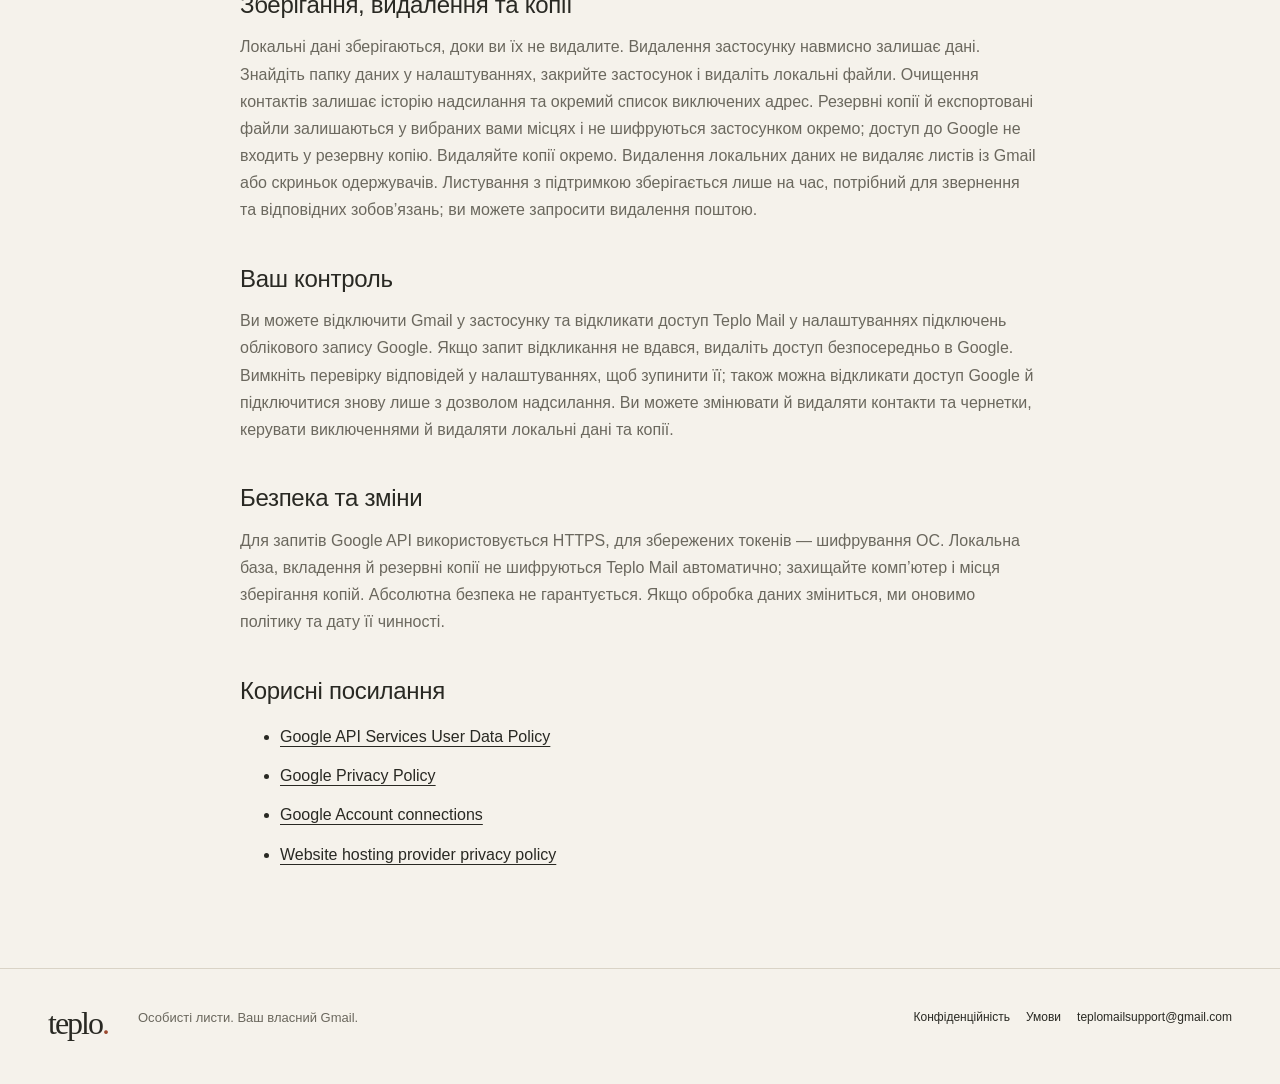
<file: uk/privacy/index.html>
<!doctype html><html lang="uk"><head><meta charset="utf-8"><meta name="viewport" content="width=device-width,initial-scale=1"><title>Про конфіденційність — зрозуміло.</title><meta name="description" content="Надсилайте особисті листи зі свого Gmail. Teplo Mail об’єднує контакти, текст і вкладення у спокійному робочому просторі для Windows."><meta name="color-scheme" content="light dark"><link rel="icon" href="../../favicon.svg" type="image/svg+xml"><link rel="stylesheet" href="../../style.css"><script src="../../theme.js" defer></script><link rel="canonical" href="https://t0rvu.github.io/uk/privacy/"><link rel="alternate" hreflang="en" href="https://t0rvu.github.io/privacy/"><link rel="alternate" hreflang="uk" href="https://t0rvu.github.io/uk/privacy/"></head><body><a class="skip" href="#main">До вмісту</a><header><a class="brand" href="../index.html" aria-label="Teplo Mail">teplo<span>.</span></a><nav aria-label="Головне меню"><a href="../index.html">Застосунок</a><a href="index.html" aria-current="page">Конфіденційність</a><a href="../terms/index.html">Умови</a><a href="../contact/index.html">Підтримка</a></nav><div class="controls"><a href="../../privacy/index.html" lang="en" hreflang="en">English</a><button id="theme" aria-label="Змінити тему оформлення" title="Змінити тему оформлення">◐</button></div></header><main id="main"><article class="legal"><p class="eyebrow">TEPLO MAIL</p><h1>Про конфіденційність — зрозуміло.</h1><p class="small">Чинна з 17 листопада 2026 року</p><section><h2>Сфера дії та контакт</h2><p>Ця політика стосується застосунку Teplo Mail для Windows і цього сайту. Проєкт Teplo Mail відповідає за власну обробку даних. Контакт: teplomailsupport@gmail.com.</p></section><section><h2>Дані, які ви обираєте</h2><p>Застосунок обробляє імпортовані email-адреси, імена та компанії контактів; теми й тексти листів; вкладення; чернетки; параметри надсилання; результати та виключення контактів. Ці дані зберігаються в локальній базі й файлах на вашому комп’ютері.</p></section><section><h2>Підключення Google</h2><p>Вхід відбувається на сторінці Google. Teplo Mail не запитує та не зберігає ваш пароль Google. Базове підключення запитує дозвіл на надсилання Gmail (gmail.send) та ідентифікацію облікового запису (openid і email). OAuth-токени доступу й оновлення зберігаються локально із шифруванням засобами захищеного сховища ОС. Для надсилання вибрані одержувачі, текст і вкладення передаються Google.</p></section><section><h2>Необов’язкова перевірка відповідей</h2><p>Перевірка відповідей вимкнена за замовчуванням і вмикається окремо. Для неї потрібен ваш дозвіл gmail.readonly, який технічно надає доступ до читання Gmail. Застосунок використовує його для перевірки розмов, надісланих через Teplo Mail протягом 30 днів після надсилання, щоб виявляти відповіді й явні прохання більше не писати. Локально зберігаються курсори обробки та обмежені записи відповідей; уся скринька до бази не копіюється. Google може повертати вміст повідомлень, потрібний для перевірки відстежуваної розмови.</p></section><section><h2>Використання даних Google</h2><p>Дані Google використовуються для дозволеного вами надсилання, визначення відправника, показу результатів і перевірки відповідей, лише коли її ввімкнено. Ми не продаємо дані Google, не використовуємо їх для реклами чи навчання моделей штучного інтелекту або машинного навчання загального призначення. Застосунок не завантажує дані Gmail на сервер оператора Teplo Mail. Використання й передавання інформації, отриманої через Google API, відповідатимуть Google API Services User Data Policy, зокрема вимогам Limited Use.</p></section><section><h2>Передавання та постачальники</h2><p>Листи й вкладення передаються Google та вибраним вами одержувачам. Google обробляє дані за власними правилами. Хостинг цього сайту може обробляти мережеві метадані запитів, зокрема IP-адресу та дані браузера, для роботи й захисту сайту. Хостинг може встановлювати необхідні захисні cookie. Ми не додаємо рекламних чи аналітичних трекерів. Сайт зберігає лише вибір теми локально у браузері. Якщо ви пишете в підтримку, ваша адреса й надіслана інформація обробляються для відповіді на звернення.</p></section><section><h2>Зберігання, видалення та копії</h2><p>Локальні дані зберігаються, доки ви їх не видалите. Видалення застосунку навмисно залишає дані. Знайдіть папку даних у налаштуваннях, закрийте застосунок і видаліть локальні файли. Очищення контактів залишає історію надсилання та окремий список виключених адрес. Резервні копії й експортовані файли залишаються у вибраних вами місцях і не шифруються застосунком окремо; доступ до Google не входить у резервну копію. Видаляйте копії окремо. Видалення локальних даних не видаляє листів із Gmail або скриньок одержувачів. Листування з підтримкою зберігається лише на час, потрібний для звернення та відповідних зобов’язань; ви можете запросити видалення поштою.</p></section><section><h2>Ваш контроль</h2><p>Ви можете відключити Gmail у застосунку та відкликати доступ Teplo Mail у налаштуваннях підключень облікового запису Google. Якщо запит відкликання не вдався, видаліть доступ безпосередньо в Google. Вимкніть перевірку відповідей у налаштуваннях, щоб зупинити її; також можна відкликати доступ Google й підключитися знову лише з дозволом надсилання. Ви можете змінювати й видаляти контакти та чернетки, керувати виключеннями й видаляти локальні дані та копії.</p></section><section><h2>Безпека та зміни</h2><p>Для запитів Google API використовується HTTPS, для збережених токенів — шифрування ОС. Локальна база, вкладення й резервні копії не шифруються Teplo Mail автоматично; захищайте комп’ютер і місця зберігання копій. Абсолютна безпека не гарантується. Якщо обробка даних зміниться, ми оновимо політику та дату її чинності.</p></section><section><h2>Корисні посилання</h2><ul><li><a href="https://developers.google.com/terms/api-services-user-data-policy">Google API Services User Data Policy</a></li><li><a href="https://policies.google.com/privacy">Google Privacy Policy</a></li><li><a href="https://myaccount.google.com/connections">Google Account connections</a></li><li><a href="https://docs.github.com/en/site-policy/privacy-policies/github-general-privacy-statement">Website hosting provider privacy policy</a></li></ul></section></article></main><footer><a class="brand" href="../index.html">teplo<span>.</span></a><p>Особисті листи. Ваш власний Gmail.</p><div><a href="index.html">Конфіденційність</a><a href="../terms/index.html">Умови</a><a href="mailto:teplomailsupport@gmail.com">teplomailsupport@gmail.com</a></div></footer></body></html>
</file>
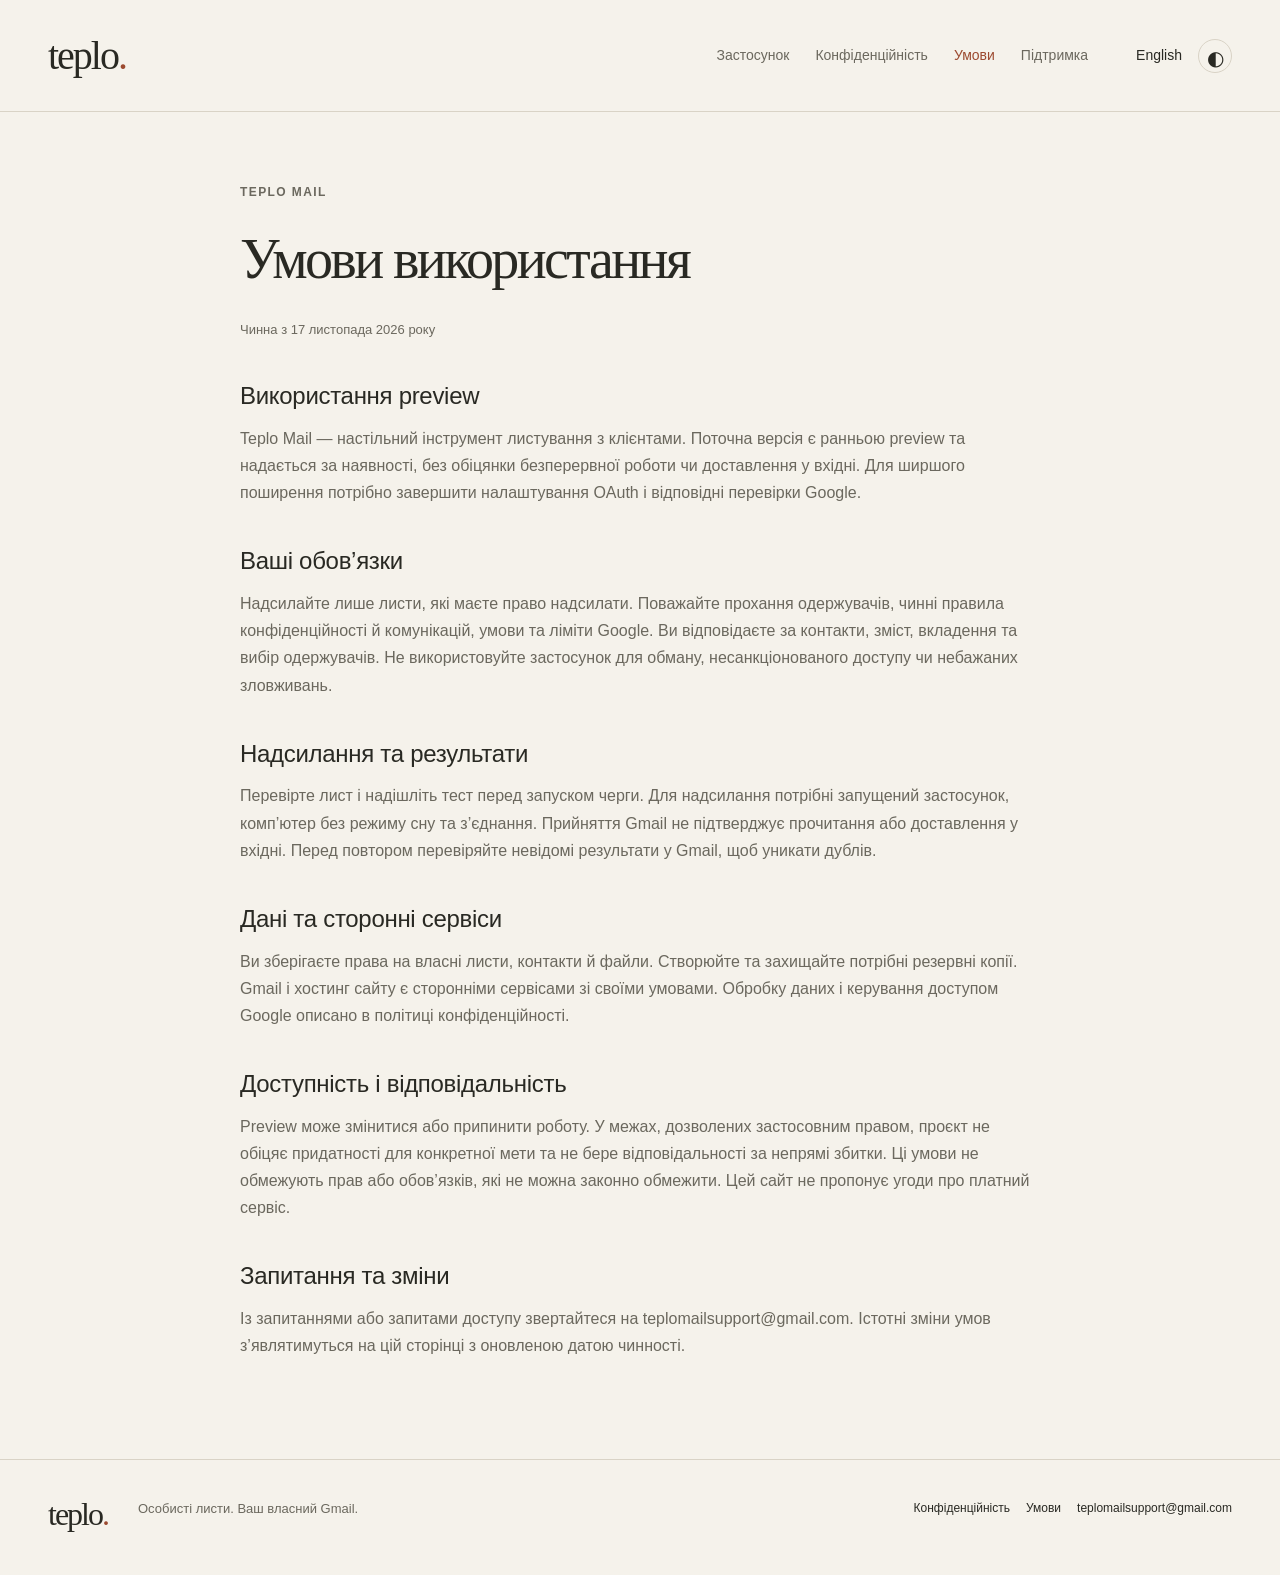
<file: uk/terms/index.html>
<!doctype html><html lang="uk"><head><meta charset="utf-8"><meta name="viewport" content="width=device-width,initial-scale=1"><title>Умови використання</title><meta name="description" content="Надсилайте особисті листи зі свого Gmail. Teplo Mail об’єднує контакти, текст і вкладення у спокійному робочому просторі для Windows."><meta name="color-scheme" content="light dark"><link rel="icon" href="../../favicon.svg" type="image/svg+xml"><link rel="stylesheet" href="../../style.css"><script src="../../theme.js" defer></script><link rel="canonical" href="https://t0rvu.github.io/uk/terms/"><link rel="alternate" hreflang="en" href="https://t0rvu.github.io/terms/"><link rel="alternate" hreflang="uk" href="https://t0rvu.github.io/uk/terms/"></head><body><a class="skip" href="#main">До вмісту</a><header><a class="brand" href="../index.html" aria-label="Teplo Mail">teplo<span>.</span></a><nav aria-label="Головне меню"><a href="../index.html">Застосунок</a><a href="../privacy/index.html">Конфіденційність</a><a href="index.html" aria-current="page">Умови</a><a href="../contact/index.html">Підтримка</a></nav><div class="controls"><a href="../../terms/index.html" lang="en" hreflang="en">English</a><button id="theme" aria-label="Змінити тему оформлення" title="Змінити тему оформлення">◐</button></div></header><main id="main"><article class="legal"><p class="eyebrow">TEPLO MAIL</p><h1>Умови використання</h1><p class="small">Чинна з 17 листопада 2026 року</p><section><h2>Використання preview</h2><p>Teplo Mail — настільний інструмент листування з клієнтами. Поточна версія є ранньою preview та надається за наявності, без обіцянки безперервної роботи чи доставлення у вхідні. Для ширшого поширення потрібно завершити налаштування OAuth і відповідні перевірки Google.</p></section><section><h2>Ваші обов’язки</h2><p>Надсилайте лише листи, які маєте право надсилати. Поважайте прохання одержувачів, чинні правила конфіденційності й комунікацій, умови та ліміти Google. Ви відповідаєте за контакти, зміст, вкладення та вибір одержувачів. Не використовуйте застосунок для обману, несанкціонованого доступу чи небажаних зловживань.</p></section><section><h2>Надсилання та результати</h2><p>Перевірте лист і надішліть тест перед запуском черги. Для надсилання потрібні запущений застосунок, комп’ютер без режиму сну та з’єднання. Прийняття Gmail не підтверджує прочитання або доставлення у вхідні. Перед повтором перевіряйте невідомі результати у Gmail, щоб уникати дублів.</p></section><section><h2>Дані та сторонні сервіси</h2><p>Ви зберігаєте права на власні листи, контакти й файли. Створюйте та захищайте потрібні резервні копії. Gmail і хостинг сайту є сторонніми сервісами зі своїми умовами. Обробку даних і керування доступом Google описано в політиці конфіденційності.</p></section><section><h2>Доступність і відповідальність</h2><p>Preview може змінитися або припинити роботу. У межах, дозволених застосовним правом, проєкт не обіцяє придатності для конкретної мети та не бере відповідальності за непрямі збитки. Ці умови не обмежують прав або обов’язків, які не можна законно обмежити. Цей сайт не пропонує угоди про платний сервіс.</p></section><section><h2>Запитання та зміни</h2><p>Із запитаннями або запитами доступу звертайтеся на teplomailsupport@gmail.com. Істотні зміни умов з’являтимуться на цій сторінці з оновленою датою чинності.</p></section></article></main><footer><a class="brand" href="../index.html">teplo<span>.</span></a><p>Особисті листи. Ваш власний Gmail.</p><div><a href="../privacy/index.html">Конфіденційність</a><a href="index.html">Умови</a><a href="mailto:teplomailsupport@gmail.com">teplomailsupport@gmail.com</a></div></footer></body></html>
</file>
<file: style.css>
:root{color-scheme:light;--bg:#f5f2eb;--paper:#fffcf6;--ink:#292923;--muted:#6b685e;--line:#d9d3c6;--accent:#9c4a30;--on:#fffaf5;--soft:#eae6dc}html[data-theme=dark]{color-scheme:dark;--bg:#1c1b19;--paper:#24221e;--ink:#eee9e1;--muted:#b5ad9f;--line:#494337;--accent:#e19b76;--on:#24180f;--soft:#2e2b25}@media(prefers-color-scheme:dark){html:not([data-theme=light]){color-scheme:dark;--bg:#1c1b19;--paper:#24221e;--ink:#eee9e1;--muted:#b5ad9f;--line:#494337;--accent:#e19b76;--on:#24180f;--soft:#2e2b25}}*{box-sizing:border-box}html{scroll-behavior:smooth;scroll-padding-top:20px}body{margin:0;background:var(--bg);color:var(--ink);font:16px/1.7 'Segoe UI',Arial,sans-serif}a{color:inherit;text-underline-offset:4px}a:hover{color:var(--accent)}button{font:inherit;cursor:pointer}a:focus-visible,button:focus-visible{outline:3px solid var(--accent);outline-offset:5px}.skip{position:absolute;top:-100px;background:var(--paper);padding:12px;z-index:2}.skip:focus{top:0}header,main,footer{max-width:1280px;margin:auto;padding-left:48px;padding-right:48px}header{min-height:112px;display:flex;align-items:center;gap:48px;border-bottom:1px solid var(--line)}.brand{font:40px/1 Georgia,serif;letter-spacing:-2px;text-decoration:none}.brand span{color:var(--accent)}nav{display:flex;gap:26px;margin-left:auto;font-size:14px}nav a{text-decoration:none;color:var(--muted)}nav a[aria-current]{color:var(--accent)}.controls{display:flex;align-items:center;gap:16px;font-size:14px}.controls a{text-decoration:none}.controls button{background:none;color:var(--ink);border:1px solid var(--line);border-radius:50%;width:34px;height:34px;font-size:20px}.hero{padding:90px 0 95px;display:grid;grid-template-columns:1fr 1fr;gap:72px;align-items:center}.eyebrow{font-size:12px;letter-spacing:1.4px;font-weight:600;color:var(--muted);margin:0 0 28px}h1,h2,h3,p{margin-top:0}h1{font:clamp(48px,5.8vw,78px)/1.05 Georgia,serif;letter-spacing:-2.6px;margin-bottom:30px;font-weight:400}h1 em{font-weight:400;color:var(--accent)}.lead{font-size:18px;line-height:1.8;color:var(--muted);max-width:510px}.button{display:inline-flex;gap:25px;justify-content:center;align-items:center;padding:15px 22px;border-radius:5px;background:var(--accent);color:var(--on);text-decoration:none;font-size:15px;font-weight:600}.button:hover{color:var(--on);filter:brightness(1.08)}.hero .button{margin:18px 0 12px}.small{font-size:13px;color:var(--muted);line-height:1.7}.demo{background:var(--soft);padding:20px;border:1px solid var(--line);border-radius:10px;transform:rotate(1deg)}.demo-top{display:flex;justify-content:space-between;align-items:center;font-size:12px;color:var(--muted);padding:3px 3px 20px}.demo-logo{font:27px Georgia,serif;letter-spacing:-1px;color:var(--ink)}.demo-logo span{color:var(--accent)}.letter{padding:28px;background:var(--paper);border:1px solid var(--line);border-radius:5px}.to{font-size:12px;color:var(--muted);padding-bottom:20px;border-bottom:1px solid var(--line)}.letter h2{font:26px/1.35 Georgia,serif;font-weight:400;letter-spacing:-.3px}.letter-body{white-space:pre-wrap;font-size:14px;line-height:1.9}.attachment{font-size:12px;color:var(--muted);display:inline-block;padding:6px 12px;border:1px solid var(--line);border-radius:4px}.caption{font-size:10px;letter-spacing:.7px;color:var(--muted);margin:16px 0 0;text-align:center}.method{border-top:1px solid var(--line);padding:46px 0 64px}.steps{display:grid;grid-template-columns:repeat(3,1fr);gap:55px}.number{font:32px Georgia,serif;color:var(--accent);display:block;margin-bottom:22px}h3{font-size:18px;font-weight:500;margin-bottom:12px}.steps p{font-size:15px;color:var(--muted)}.local{display:grid;grid-template-columns:1.2fr 1fr;gap:90px;padding:64px 0;border-top:1px solid var(--line)}h2{font:38px/1.2 Georgia,serif;letter-spacing:-1px;font-weight:400}.local p,.expect p,.download p{color:var(--muted);max-width:640px}.text-link{color:var(--accent);font-size:15px}.local ul{padding:0;margin:8px 0;list-style:none}.local li{padding:15px 0;border-bottom:1px solid var(--line);font-size:15px}.local li:before{content:'↳';margin-right:15px;color:var(--accent)}.expect{padding:40px 0 64px;max-width:820px}.expect h2{font-size:30px}.download{display:grid;grid-template-columns:1.4fr 1fr;gap:60px;background:var(--paper);border:1px solid var(--line);border-radius:8px;padding:40px;margin-bottom:80px;scroll-margin-top:30px}.download .eyebrow{margin-bottom:16px}.download h2{margin-bottom:16px}.download-actions{display:flex;flex-direction:column;justify-content:center;align-items:flex-start;gap:16px}.download-actions p{margin:0}.legal{max-width:800px;margin:70px auto 100px}.legal h1{font-size:56px}.legal section{margin-top:38px}.legal h2{font:24px/1.4 'Segoe UI',Arial,sans-serif;letter-spacing:-.3px;margin-bottom:12px}.legal p{color:var(--muted)}.legal li{margin:12px 0}.contact{max-width:850px;padding:90px 0 120px}.contact h1{font-size:60px}.email{display:inline-block;font:clamp(20px,3.5vw,34px) Georgia,serif;color:var(--accent);margin:25px 0 40px;overflow-wrap:anywhere}.contact>p:last-of-type{max-width:650px}.contact>p{color:var(--muted)}footer{display:flex;gap:30px;align-items:flex-start;border-top:1px solid var(--line);padding-top:38px;padding-bottom:45px}footer .brand{font-size:32px}footer p{font-size:13px;color:var(--muted);margin:0}footer>div{display:flex;flex-wrap:wrap;gap:16px;margin-left:auto;font-size:12px}footer a{text-decoration:none}@media(max-width:1050px){header,main,footer{padding-left:30px;padding-right:30px}header{gap:24px}nav{gap:14px}.hero{gap:35px;padding:65px 0}.letter{padding:22px}.steps{gap:30px}.local{gap:45px}footer{flex-wrap:wrap}footer>div{margin-left:0}}@media(max-width:740px){header,main,footer{padding-left:22px;padding-right:22px}header{flex-wrap:wrap;padding-top:25px;padding-bottom:22px;gap:22px}.brand{font-size:36px}.controls{margin-left:auto}nav{order:3;flex-basis:100%;margin:0;justify-content:space-between;gap:10px;font-size:12px}.hero{grid-template-columns:1fr;gap:38px;padding:50px 0}.hero h1{font-size:62px}.lead{font-size:16px}.demo{max-width:500px;transform:none}.steps{grid-template-columns:1fr;gap:25px}.number{margin:0 0 8px}.method{padding-bottom:35px}.local{grid-template-columns:1fr;gap:12px;padding:40px 0}.local h2{font-size:34px}.expect{padding:20px 0 40px}.download{grid-template-columns:1fr;gap:20px;padding:25px;margin-bottom:45px}.download h2{font-size:32px}.legal{margin:45px auto 65px}.legal h1{font-size:44px;letter-spacing:-1.4px}.legal h2{font-size:22px}.contact{padding:60px 0 80px}.contact h1{font-size:48px}footer{gap:20px}footer p{flex-basis:60%}footer>div{flex-direction:column;gap:10px}}@media(prefers-reduced-motion:reduce){html{scroll-behavior:auto}}
</file>
